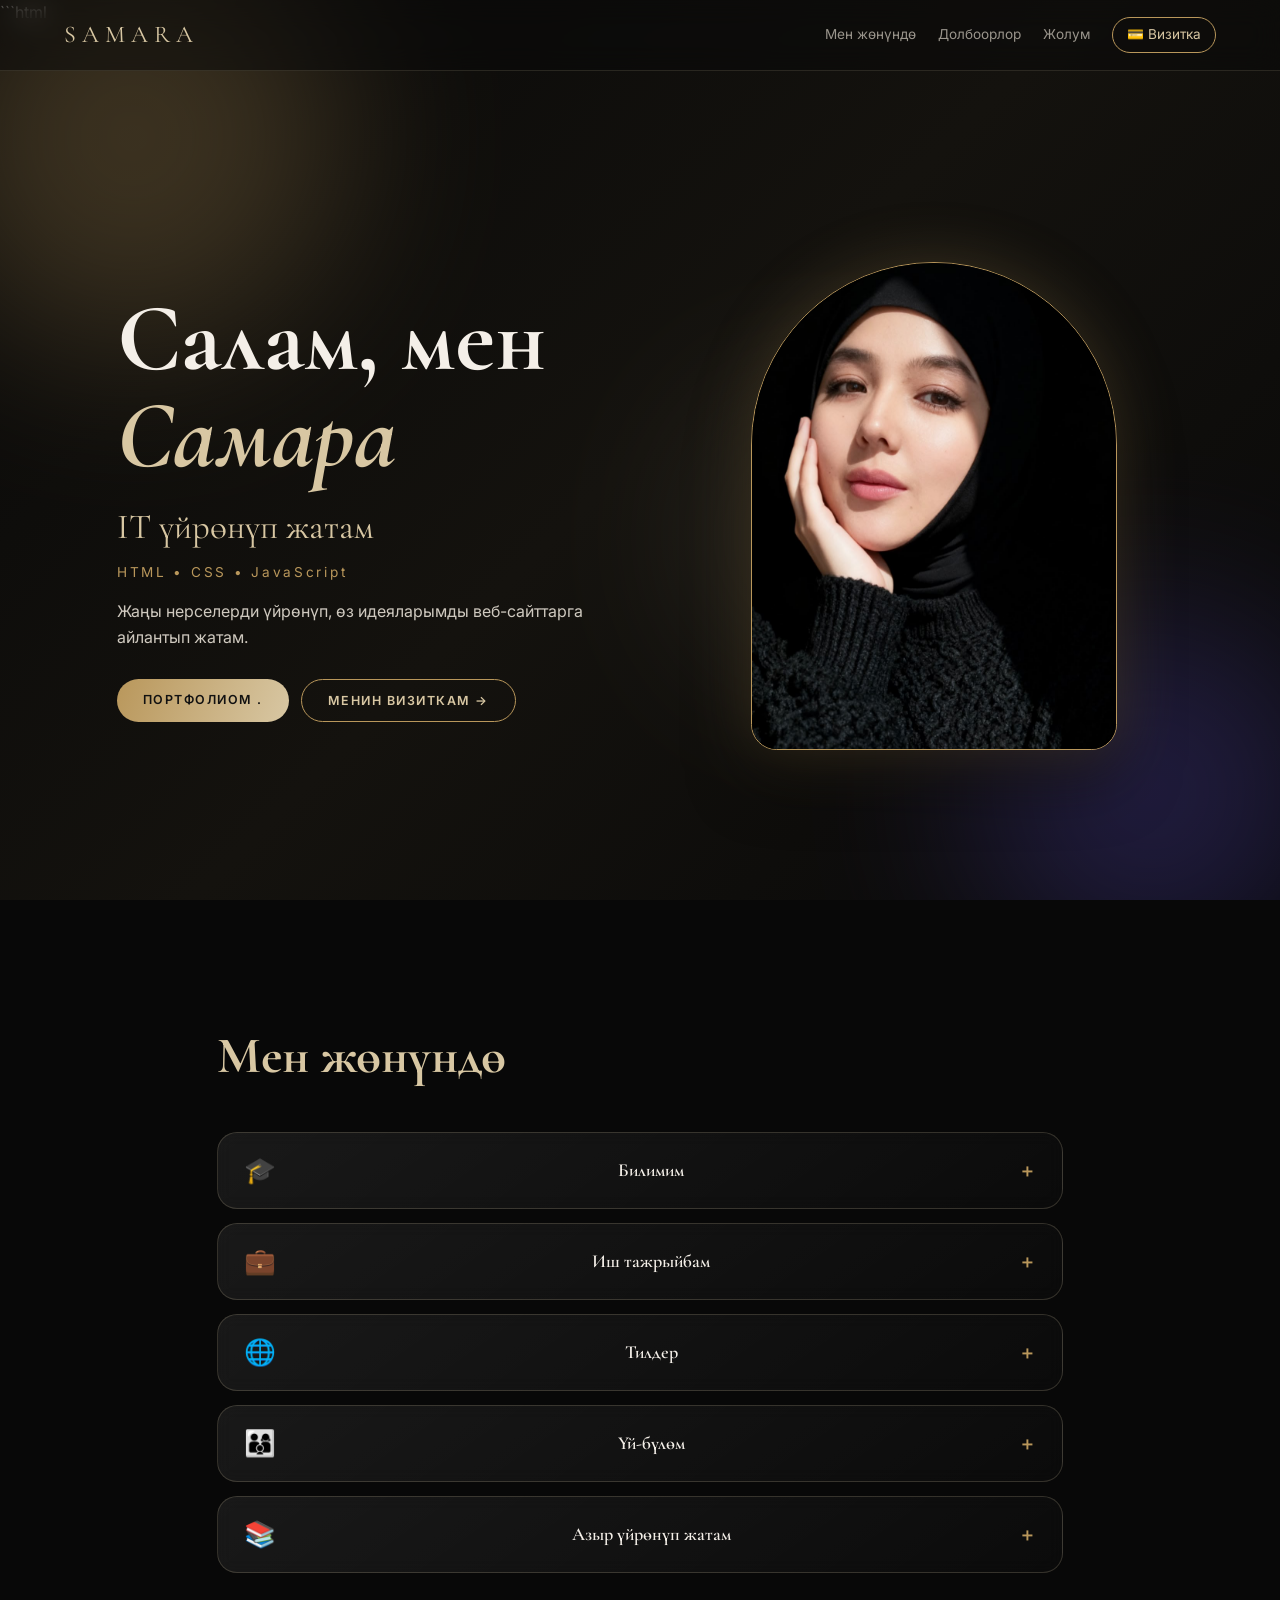
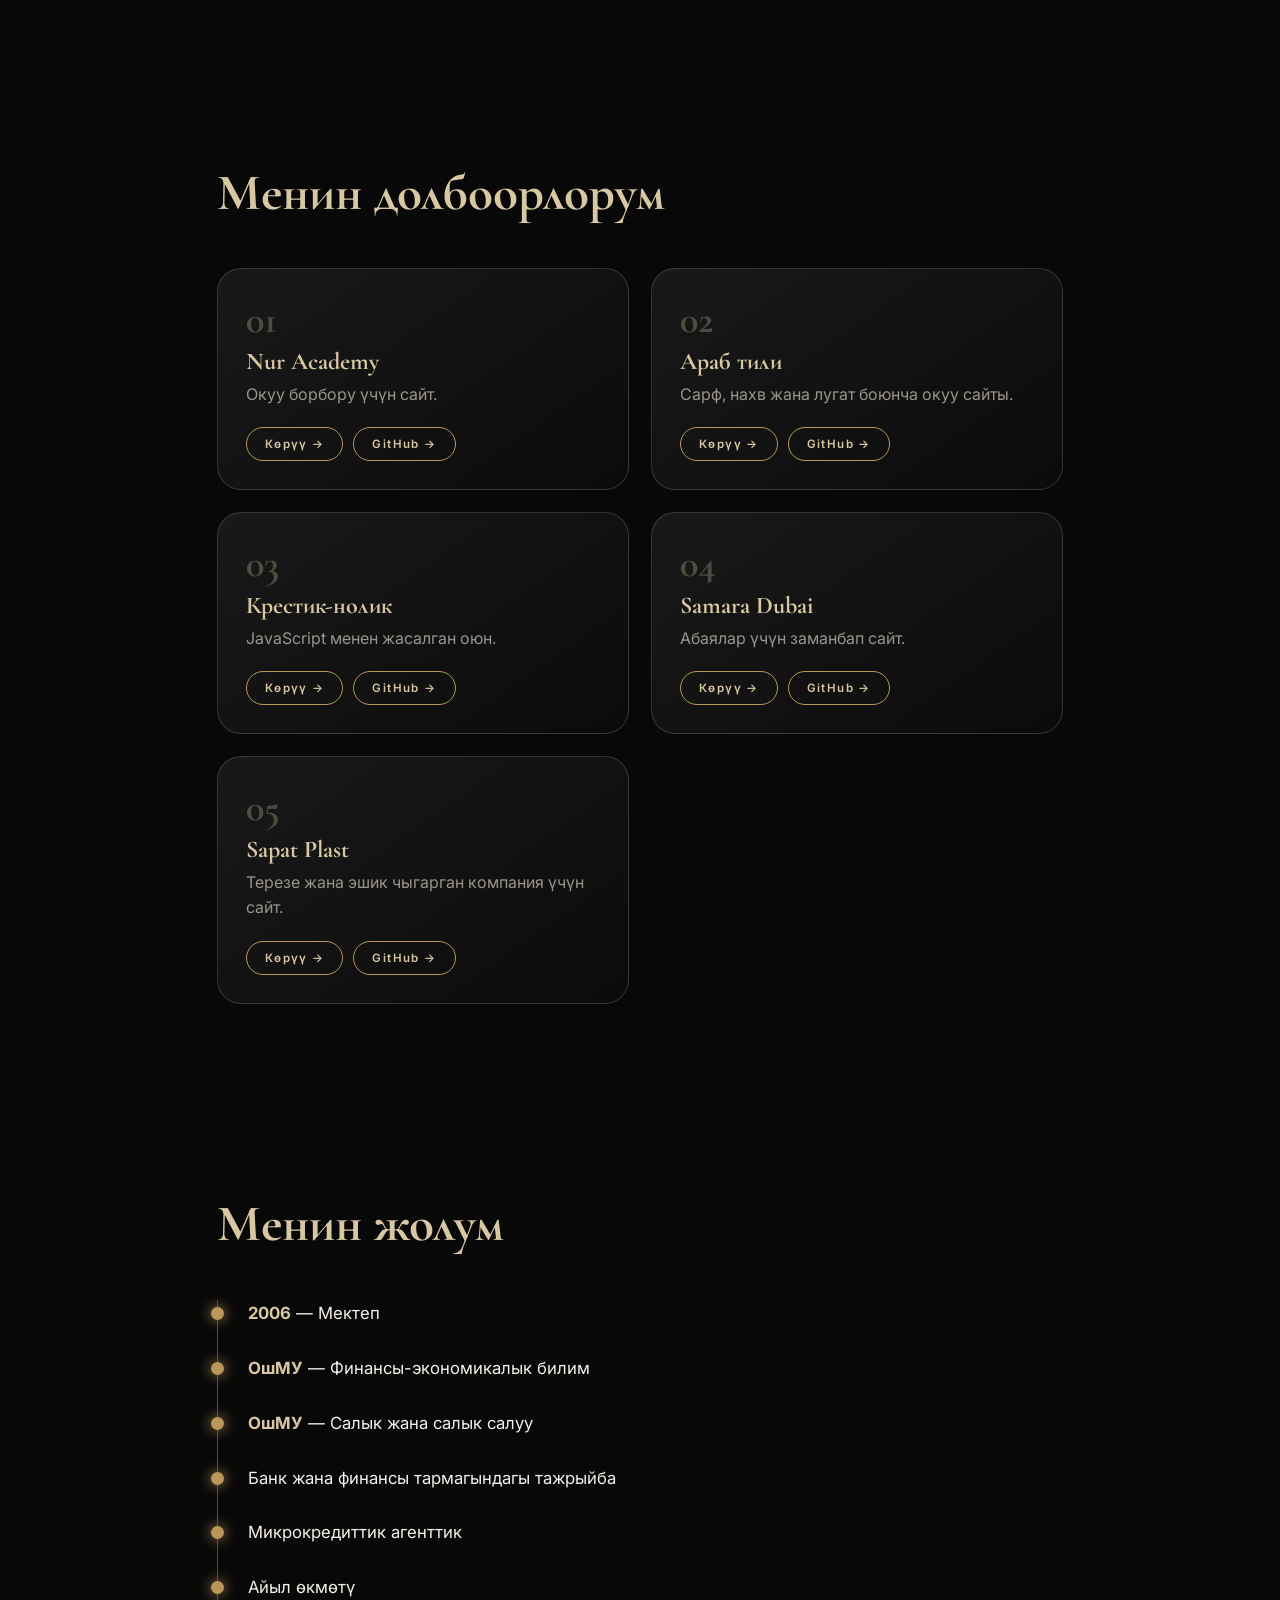
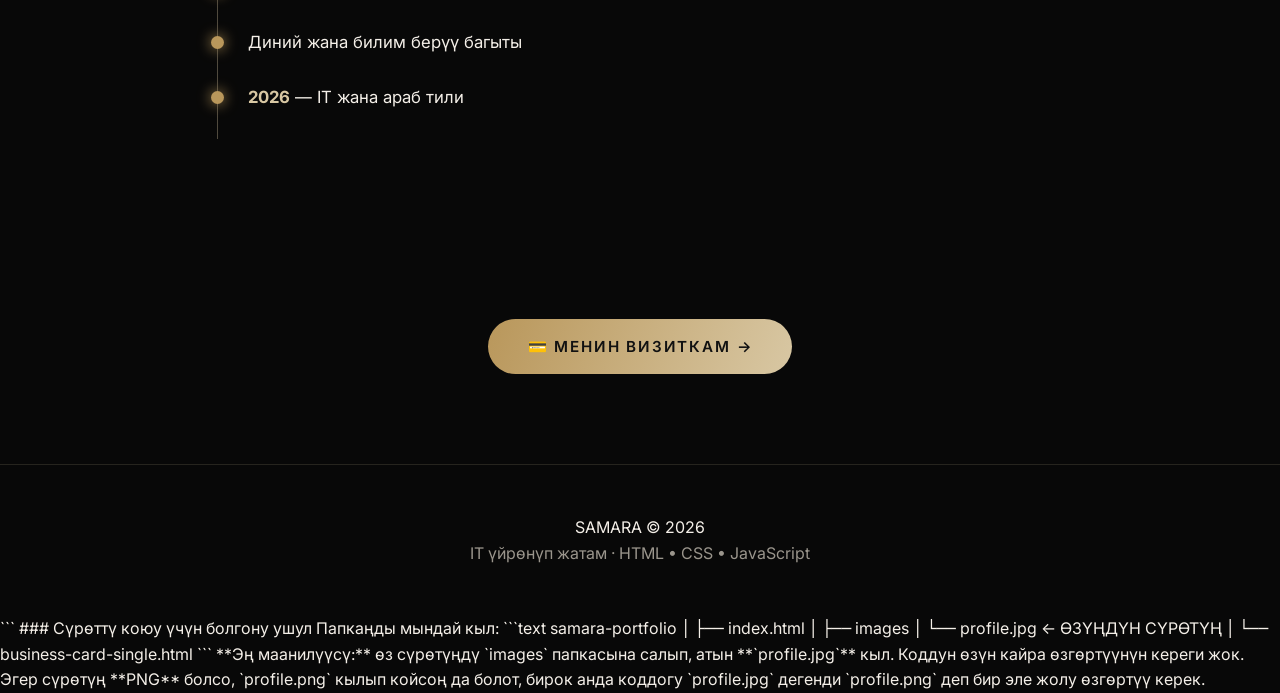
<file: index.html>
```html
<!DOCTYPE html>
<html lang="ky">
<head>
<meta charset="UTF-8">
<meta name="viewport" content="width=device-width, initial-scale=1">
<title>Самара — жеке портфолио</title>

<link href="https://fonts.googleapis.com/css2?family=Cormorant+Garamond:ital,wght@0,500;0,700;1,500&family=Inter:wght@400;500;600&display=swap" rel="stylesheet">

<script>
document.documentElement.classList.add("js");
</script>

<style>
:root{
  --bk:#080808;
  --g1:#111;
  --iv:#f4efe8;
  --ch:#d8c7a3;
  --gd:#b9975b;
  --mu:#9a958c
}

*{
  box-sizing:border-box;
  margin:0
}

html{
  scroll-behavior:smooth
}

body{
  font-family:Inter,system-ui,sans-serif;
  background:
    radial-gradient(circle at 15% 10%,rgba(185,151,91,.22),transparent 45%),
    radial-gradient(circle at 90% 85%,rgba(90,76,200,.2),transparent 45%),
    var(--bk);
  background-attachment:fixed;
  color:var(--iv);
  line-height:1.6;
  overflow-x:hidden
}

h1,h2,h3,.logo,.lead{
  font-family:'Cormorant Garamond',Georgia,serif
}

a{
  color:inherit;
  text-decoration:none
}

:focus-visible{
  outline:2px solid var(--gd);
  outline-offset:3px
}

.muted{
  color:var(--mu)
}

.center{
  text-align:center
}

/* ===== ФОН ===== */

.bg{
  position:fixed;
  inset:0;
  z-index:-1;
  overflow:hidden;
  background:linear-gradient(135deg,#080808,#14120e,#080808)
}

.bg i{
  position:absolute;
  border-radius:50%;
  filter:blur(90px);
  opacity:.28;
  animation:drift 18s ease-in-out infinite
}

.bg i:nth-child(1){
  width:420px;
  height:420px;
  background:var(--gd);
  top:-8%;
  left:-6%
}

.bg i:nth-child(2){
  width:360px;
  height:360px;
  background:#5a4cc8;
  bottom:-8%;
  right:-4%;
  animation-delay:-6s
}

.bg i:nth-child(3){
  width:260px;
  height:260px;
  background:var(--ch);
  top:45%;
  left:55%;
  animation-delay:-11s;
  opacity:.15
}

@keyframes drift{
  50%{
    transform:translate(40px,-30px) scale(1.1)
  }
}

/* ===== НАВИГАЦИЯ ===== */

.nav{
  position:fixed;
  top:0;
  left:0;
  right:0;
  z-index:50;
  display:flex;
  justify-content:space-between;
  align-items:center;
  padding:16px 5vw;
  background:rgba(10,10,10,.55);
  backdrop-filter:blur(14px);
  border-bottom:1px solid rgba(216,199,163,.15)
}

.logo{
  font-size:1.5rem;
  letter-spacing:.25em;
  color:var(--ch)
}

nav{
  display:flex;
  gap:22px;
  align-items:center;
  font-size:.85rem;
  color:var(--mu)
}

nav a:hover{
  color:var(--ch)
}

.pill{
  border:1px solid var(--gd);
  padding:6px 14px;
  border-radius:30px;
  color:var(--ch)
}

/* ===== БАШКЫ БЕТ ===== */

.hero{
  min-height:100vh;
  display:grid;
  grid-template-columns:1.2fr 1fr;
  gap:40px;
  align-items:center;
  padding:120px 6vw 60px;
  max-width:1200px;
  margin:auto
}

h1{
  font-size:clamp(2.8rem,8vw,6rem);
  line-height:1.02
}

h1 em{
  color:var(--ch);
  font-style:italic
}

.lead{
  font-size:clamp(1.5rem,3vw,2.2rem);
  color:var(--ch);
  margin-top:14px
}

.tech{
  letter-spacing:.2em;
  font-size:.85rem;
  color:var(--gd);
  margin:6px 0 16px
}

.sub{
  max-width:480px;
  color:#cfc9bf;
  margin-bottom:28px
}

.cta{
  display:flex;
  gap:12px;
  flex-wrap:wrap
}

.btn{
  display:inline-block;
  padding:13px 26px;
  border-radius:40px;
  border:1px solid var(--gd);
  color:var(--ch);
  font:600 .78rem Inter;
  letter-spacing:.12em;
  background:transparent;
  cursor:pointer;
  transition:.3s
}

.btn:hover{
  box-shadow:0 0 28px rgba(185,151,91,.4);
  transform:translateY(-2px)
}

.btn.gold{
  background:linear-gradient(110deg,var(--gd),var(--ch));
  color:#111;
  border:0
}

.btn.big{
  padding:18px 40px;
  font-size:.95rem
}

/* ===== БАШКЫ СҮРӨТ ===== */

.photo{
  position:relative;
  margin:auto;
  aspect-ratio:3/4;
  width:min(380px,80%);
  border-radius:200px 200px 28px 28px;
  overflow:hidden;
  border:1px solid var(--gd);
  box-shadow:
    0 0 60px rgba(185,151,91,.25),
    0 30px 60px rgba(0,0,0,.5);
  background:linear-gradient(160deg,#1c1913,#0c0b09)
}

.photo img{
  position:absolute;
  inset:0;
  width:100%;
  height:100%;
  object-fit:cover;
  object-position:center 20%;
  z-index:2
}

.ph{
  position:absolute;
  inset:0;
  display:grid;
  place-items:center;
  font:700 6rem 'Cormorant Garamond';
  color:var(--gd);
  background:linear-gradient(160deg,#1c1913,#0c0b09);
  z-index:1
}

/* ===== БӨЛҮМДӨР ===== */

.sec{
  max-width:1000px;
  margin:auto;
  padding:90px 6vw
}

.sec h2{
  font-size:clamp(2rem,5vw,3.2rem);
  margin-bottom:34px;
  color:var(--ch)
}

.acc{
  display:grid;
  gap:14px
}

.item{
  border:1px solid rgba(216,199,163,.2);
  border-radius:20px;
  background:linear-gradient(
    145deg,
    rgba(255,255,255,.07),
    rgba(255,255,255,.015)
  );
  backdrop-filter:blur(8px);
  transition:.3s
}

.item:hover,
.item.open{
  border-color:var(--gd);
  box-shadow:0 0 30px rgba(185,151,91,.18)
}

.item button{
  width:100%;
  display:flex;
  justify-content:space-between;
  align-items:center;
  background:none;
  border:0;
  color:var(--iv);
  padding:22px 26px;
  font:600 1.15rem 'Cormorant Garamond';
  cursor:pointer;
  text-align:left
}

.item button span{
  color:var(--gd);
  transition:.3s
}

.item.open button span{
  transform:rotate(45deg)
}

.body{
  max-height:0;
  overflow:hidden;
  transition:max-height .6s cubic-bezier(.2,.7,.2,1)
}

.inner{
  padding:0 26px 24px
}

.inner h4{
  color:var(--ch);
  font-weight:600;
  margin-top:12px
}

.inner p{
  color:#cfc9bf
}

.inner .now{
  color:#7ee0a0;
  font-size:.8rem
}

/* ===== ДОЛБООРЛОР ===== */

.grid{
  display:grid;
  grid-template-columns:repeat(auto-fit,minmax(280px,1fr));
  gap:22px
}

.proj{
  padding:28px;
  border-radius:24px;
  border:1px solid rgba(216,199,163,.2);
  background:linear-gradient(
    145deg,
    rgba(255,255,255,.07),
    rgba(255,255,255,.015)
  );
  display:flex;
  flex-direction:column;
  justify-content:space-between;
  gap:20px;
  transition:.3s
}

.proj:hover{
  transform:translateY(-6px);
  border-color:var(--gd);
  box-shadow:0 0 40px rgba(185,151,91,.2)
}

.proj b{
  font:700 2.4rem 'Cormorant Garamond';
  color:rgba(216,199,163,.3)
}

.proj h3{
  font-size:1.5rem;
  color:var(--ch)
}

.proj .row{
  display:flex;
  gap:10px;
  flex-wrap:wrap
}

.proj .btn{
  padding:9px 18px;
  font-size:.72rem
}

/* ===== ЖОЛ ===== */

.timeline{
  list-style:none;
  position:relative;
  padding-left:30px;
  border-left:1px solid rgba(216,199,163,.35)
}

.timeline li{
  position:relative;
  padding:0 0 28px;
  font-size:1.05rem
}

.timeline li::before{
  content:"";
  position:absolute;
  left:-37px;
  top:7px;
  width:13px;
  height:13px;
  border-radius:50%;
  background:var(--gd);
  box-shadow:0 0 14px var(--gd)
}

.timeline b{
  color:var(--ch)
}

/* ===== FOOTER ===== */

.foot{
  text-align:center;
  padding:50px 6vw;
  border-top:1px solid rgba(216,199,163,.15)
}

/* ===== АНИМАЦИЯ ===== */

.js .reveal{
  opacity:0;
  transform:translateY(30px);
  transition:1s cubic-bezier(.2,.7,.2,1)
}

.js .reveal.in{
  opacity:1;
  transform:none
}

/* ===== ВИЗИТКА ===== */

.cardwrap{
  min-height:100vh;
  display:grid;
  place-content:center;
  justify-items:center;
  gap:26px;
  padding:30px 5vw
}

.scene{
  perspective:1200px;
  width:min(380px,92vw);
  height:620px;
  cursor:pointer
}

.flip{
  position:relative;
  width:100%;
  height:100%;
  transition:transform .9s cubic-bezier(.2,.7,.2,1);
  transform-style:preserve-3d
}

.flip.turned{
  transform:rotateY(180deg)
}

.face{
  position:absolute;
  inset:0;
  backface-visibility:hidden;
  -webkit-backface-visibility:hidden;
  border-radius:30px;
  border:1px solid var(--gd);
  background:
    linear-gradient(
      160deg,
      rgba(255,255,255,.1),
      rgba(255,255,255,.02)
    ),
    #0d0c0a;
  backdrop-filter:blur(14px);
  box-shadow:
    0 30px 70px rgba(0,0,0,.6),
    0 0 50px rgba(185,151,91,.18);
  display:flex;
  flex-direction:column;
  align-items:center;
  padding:28px 24px;
  text-align:center
}

.back{
  transform:rotateY(180deg);
  justify-content:center;
  gap:18px
}

.avatar{
  position:relative;
  width:150px;
  aspect-ratio:3/4;
  border-radius:80px 80px 18px 18px;
  margin:0 0 14px;
  overflow:hidden;
  border:1px solid var(--gd)
}

.avatar img{
  position:absolute;
  inset:0;
  width:100%;
  height:100%;
  object-fit:cover;
  z-index:2
}

.avatar .ph{
  font-size:3rem
}

.face h1{
  font-size:2.6rem;
  letter-spacing:.2em
}

.contacts{
  display:grid;
  grid-template-columns:1fr 1fr;
  gap:10px;
  width:100%;
  margin-top:18px
}

.contacts a{
  border:1px solid rgba(216,199,163,.35);
  border-radius:14px;
  padding:12px 6px;
  font-size:.8rem;
  color:var(--ch);
  transition:.3s
}

.contacts a:hover{
  background:var(--gd);
  color:#111
}

.contacts a:first-child{
  grid-column:1/-1;
  background:linear-gradient(110deg,var(--gd),var(--ch));
  color:#111;
  font-weight:600
}

.qr{
  width:220px;
  height:220px;
  background:#fff;
  border-radius:18px;
  display:grid;
  place-items:center;
  padding:12px;
  color:#333;
  font-size:.85rem
}

.qr img{
  width:100%;
  height:100%;
  object-fit:contain
}

.actions{
  display:flex;
  gap:10px;
  flex-wrap:wrap;
  justify-content:center;
  max-width:620px
}

.toast{
  min-height:1.4em;
  color:var(--ch);
  font-size:.9rem
}

/* ===== МОБИЛЬДҮҮ ===== */

@media(max-width:860px){

  .hero{
    grid-template-columns:1fr;
    text-align:center;
    padding-top:110px
  }

  .sub{
    margin-inline:auto
  }

  .cta{
    justify-content:center
  }

  nav a:not(.pill){
    display:none
  }
}

@media(prefers-reduced-motion:reduce){

  *{
    animation:none!important;
    transition-duration:.01s!important
  }

  .reveal{
    opacity:1;
    transform:none
  }
}
</style>
</head>

<body>

<div class="bg" aria-hidden="true">
  <i></i>
  <i></i>
  <i></i>
</div>

<!-- ===== НАВИГАЦИЯ ===== -->

<header class="nav">

  <a class="logo" href="#top">SAMARA</a>

  <nav>
    <a href="#about">Мен жөнүндө</a>
    <a href="#projects">Долбоорлор</a>
    <a href="#path">Жолум</a>
    <a class="pill" href="business-card-single.html">💳 Визитка</a>
  </nav>

</header>


<main id="top">

<!-- ===== БАШКЫ БЕТ ===== -->

<section class="hero">

  <div class="hero-text">

    <h1>
      Салам, мен <em>Самара</em>
    </h1>

    <p class="lead">
      IT үйрөнүп жатам
    </p>

    <p class="tech">
      HTML • CSS • JavaScript
    </p>

    <p class="sub">
      Жаңы нерселерди үйрөнүп, өз идеяларымды веб-сайттарга айлантып жатам.
    </p>

    <div class="cta">

      <a class="btn gold" href="#projects">
        ПОРТФОЛИОМ .
      </a>

      <a class="btn" href="business-card-single.html">
        МЕНИН ВИЗИТКАМ →
      </a>

    </div>

  </div>


  <!-- ===== СЕН ӨЗҮҢДҮН СҮРӨТҮҢДҮ УШУЛ ЖЕРГЕ КОЁСУҢ ===== -->

  <figure class="photo">

    <img
      id="profilePhoto"
      src="images/profile.jpg"
      alt="Самаранын сүрөтү"
    >

    <!-- Сүрөт табылбай калса S белгиси чыгат -->
    <div class="ph" id="photoPlaceholder">
      S
    </div>

  </figure>

</section>


<!-- ===== МЕН ЖӨНҮНДӨ ===== -->

<section class="sec" id="about">

  <h2 class="reveal">
    Мен жөнүндө
  </h2>

  <div class="acc" id="about-cards"></div>

</section>


<!-- ===== ДОЛБООРЛОР ===== -->

<section class="sec" id="projects">

  <h2 class="reveal">
    Менин долбоорлорум
  </h2>

  <div class="grid" id="project-list"></div>

</section>


<!-- ===== МЕНИН ЖОЛУМ ===== -->

<section class="sec" id="path">

  <h2 class="reveal">
    Менин жолум
  </h2>

  <ol class="timeline" id="path-list"></ol>

</section>


<!-- ===== ВИЗИТКА ===== -->

<section class="sec center">

  <a
    class="btn gold big reveal"
    href="business-card-single.html"
  >
    💳 МЕНИН ВИЗИТКАМ →
  </a>

</section>

</main>


<!-- ===== FOOTER ===== -->

<footer class="foot">

  <p>
    SAMARA © 2026
  </p>

  <p class="muted">
    IT үйрөнүп жатам · HTML • CSS • JavaScript
  </p>

</footer>


<script>

/* =====================================================
   МААЛЫМАТТАР
   ===================================================== */

const CONTACT = {

  phone: 'tel:+996772646121',

  telegram: 'https://t.me/your_telegram',

  instagram: 'https://instagram.com/your_instagram',

  github: 'https://github.com/your-github',

  email: 'mailto:hello@samara.dev'

};


/* =====================================================
   СҮРӨТТҮ АВТОМАТТЫ КӨРСӨТҮҮ
   ===================================================== */

const profilePhoto = document.getElementById('profilePhoto');

const photoPlaceholder =
  document.getElementById('photoPlaceholder');


profilePhoto.addEventListener('load', () => {

  photoPlaceholder.style.display = 'none';

});


profilePhoto.addEventListener('error', () => {

  profilePhoto.style.display = 'none';

  photoPlaceholder.style.display = 'grid';

});


/* =====================================================
   МЕН ЖӨНҮНДӨ
   ===================================================== */

const ABOUT = [

  [
    '🎓',
    'Билимим',

    `<h4>2006-жыл</h4>
     <p>Крупская атындагы орус мектебин аяктадым.</p>

     <h4>ОшМУ — Финансы-экономикалык колледж</h4>
     <p>Окууну аяктадым.</p>

     <h4>ОшМУ — Бизнес жана менеджмент факультети</h4>
     <p>«Салык жана салык салуу» багыты боюнча билим алдым.</p>

     <h4>Атаназар кары медресеси</h4>
     <p>Диний билим алып, медресени аяктадым.</p>`
  ],

  [
    '💼',
    'Иш тажрыйбам',

    `<h4>Азия Универсал Банк</h4>
     <p>Практикадан өттүм.</p>

     <h4>РСК Банк</h4>
     <p>Стажировкадан өттүм.</p>

     <h4>«Жаш Ниет» микрокредиттик агенттиги</h4>
     <p>Иштедим.</p>

     <h4>Гулистан айыл өкмөтү</h4>
     <p>Иштедим.</p>

     <h4>«Асылзада» диний уюму</h4>
     <p class="now">● Азыркы учурда иштеп жатам.</p>

     <h4>«Шамс» жеке мектеби</h4>
     <p class="now">● Азыркы учурда иштеп жатам.</p>

     <h4>Атаназар кары медресеси</h4>
     <p class="now">● Азыркы учурда иштеп жатам.</p>`
  ],

  [
    '🌐',
    'Тилдер',

    `<h4>🇰🇬 Кыргыз тили</h4>
     <p>Эркин сүйлөйм.</p>

     <h4>🇷🇺 Орус тили</h4>
     <p>Эркин сүйлөйм.</p>

     <h4>🇬🇧 Англис тили</h4>
     <p>Билем.</p>

     <h4>🇸🇦 Араб тили</h4>
     <p>Учурда үйрөнүп жатам.</p>`
  ],

  [
    '👨‍👩‍👦',
    'Үй-бүлөм',

    `<p>
      Үй-бүлөлүүмүн, үч уулдун энесимин.
    </p>`
  ],

  [
    '📚',
    'Азыр үйрөнүп жатам',

    `<h4>IT</h4>
     <p>HTML • CSS • JavaScript</p>

     <h4>Араб тили</h4>
     <p>Араб тилин учурда үйрөнүп жатам.</p>`
  ]

];


/* =====================================================
   ДОЛБООРЛОР
   ===================================================== */

const PROJECTS = [

  [
    'Nur Academy',
    'Окуу борбору үчүн сайт.',
    '#',
    '#'
  ],

  [
    'Араб тили',
    'Сарф, нахв жана лугат боюнча окуу сайты.',
    '#',
    '#'
  ],

  [
    'Крестик-нолик',
    'JavaScript менен жасалган оюн.',
    '#',
    '#'
  ],

  [
    'Samara Dubai',
    'Абаялар үчүн заманбап сайт.',
    '#',
    '#'
  ],

  [
    'Sapat Plast',
    'Терезе жана эшик чыгарган компания үчүн сайт.',
    '#',
    '#'
  ]

];


/* =====================================================
   МЕНИН ЖОЛУМ
   ===================================================== */

const PATH = [

  ['2006', 'Мектеп'],

  ['ОшМУ', 'Финансы-экономикалык билим'],

  ['ОшМУ', 'Салык жана салык салуу'],

  ['', 'Банк жана финансы тармагындагы тажрыйба'],

  ['', 'Микрокредиттик агенттик'],

  ['', 'Айыл өкмөтү'],

  ['', 'Диний жана билим берүү багыты'],

  ['2026', 'IT жана араб тили']

];


/* =====================================================
   ЖӨНӨКӨЙ SELECTOR
   ===================================================== */

const $ = s => document.querySelector(s);


/* =====================================================
   ПОРТФОЛИО БЕТИ
   ===================================================== */

if ($('#about-cards')) {

  $('#about-cards').innerHTML = ABOUT.map(

    (a, i) => `

      <div
        class="item reveal"
        style="transition-delay:${i * .08}s"
      >

        <button aria-expanded="false">

          <span
            style="font-size:1.6rem;color:inherit"
          >
            ${a[0]}
          </span>

          &nbsp;

          ${a[1]}

          <span>
            ＋
          </span>

        </button>

        <div class="body">

          <div class="inner">
            ${a[2]}
          </div>

        </div>

      </div>

    `

  ).join('');


  document
    .querySelectorAll('.item button')
    .forEach(b => {

      b.onclick = () => {

        const item = b.parentNode;

        const body =
          item.querySelector('.body');

        const open =
          item.classList.toggle('open');

        body.style.maxHeight =
          open
            ? body.scrollHeight + 'px'
            : 0;

        b.setAttribute(
          'aria-expanded',
          open
        );

      };

    });


  $('#project-list').innerHTML =

    PROJECTS.map(

      (p, i) => `

        <article
          class="proj reveal"
          style="transition-delay:${i * .08}s"
        >

          <div>

            <b>
              0${i + 1}
            </b>

            <h3>
              ${p[0]}
            </h3>

            <p class="muted">
              ${p[1]}
            </p>

          </div>

          <div class="row">

            <a
              class="btn"
              href="${p[2]}"
            >
              Көрүү →
            </a>

            <a
              class="btn"
              href="${p[3]}"
            >
              GitHub →
            </a>

          </div>

        </article>

      `

    ).join('');


  $('#path-list').innerHTML =

    PATH.map(

      (p, i) => `

        <li
          class="reveal"
          style="transition-delay:${i * .07}s"
        >

          ${
            p[0]
              ? `<b>${p[0]}</b> — `
              : ''
          }

          ${p[1]}

        </li>

      `

    ).join('');


  const io =
    new IntersectionObserver(

      es =>

        es.forEach(e => {

          if(e.isIntersecting){

            e.target.classList.add('in');

            io.unobserve(e.target);

          }

        }),

      {
        threshold:.15
      }

    );


  document
    .querySelectorAll('.reveal')
    .forEach(el => io.observe(el));

}


/* =====================================================
   ВИЗИТКА БЕТИ
   ===================================================== */

if ($('#contactBtns')) {

  $('#contactBtns').innerHTML =

    [
      ['📞 Телефон', CONTACT.phone],
      ['Telegram', CONTACT.telegram],
      ['Instagram', CONTACT.instagram],
      ['GitHub', CONTACT.github],
      ['Email', CONTACT.email]
    ]

    .map(c =>

      `<a
        href="${c[1]}"
        ${
          c[1].startsWith('http')
            ? 'target="_blank" rel="noopener"'
            : ''
        }
        onclick="event.stopPropagation()"
      >
        ${c[0]}
      </a>`

    ).join('');


  const flip = $('#flip');


  const toast = t => {

    $('#toast').textContent = t;

    setTimeout(
      () => $('#toast').textContent = '',
      2500
    );

  };


  const turn = () =>
    flip.classList.toggle('turned');


  $('#scene').onclick = turn;

  $('#qrBtn').onclick = turn;


  $('#scene').onkeydown = e => {

    if(
      e.key === 'Enter' ||
      e.key === ' '
    ){

      e.preventDefault();

      turn();

    }

  };


  /* ===== КОНТАКТ САКТОО ===== */

  $('#saveBtn').onclick = () => {

    const v =

`BEGIN:VCARD
VERSION:3.0
FN:Самара
ORG:SAMARA
TITLE:IT үйрөнүп жатам
TEL;TYPE=CELL:+996772646121
EMAIL:${CONTACT.email.replace('mailto:', '')}
URL:${CONTACT.github}
END:VCARD`;

    const a =
      document.createElement('a');

    a.href =
      URL.createObjectURL(
        new Blob(
          [v],
          {
            type:'text/vcard'
          }
        )
      );

    a.download =
      'samara.vcf';

    a.click();

    toast(
      'Контакт файлы жүктөлдү'
    );

  };


  /* ===== БӨЛҮШҮҮ ===== */

  $('#shareBtn').onclick = async () => {

    const data = {

      title:
        'SAMARA — визитка',

      url:
        location.href

    };

    try{

      if(navigator.share){

        await navigator.share(data);

      }else{

        await navigator.clipboard
          .writeText(location.href);

        toast(
          'Шилтеме көчүрүлдү'
        );

      }

    }

    catch(e){

      toast(
        'Шилтемени кол менен көчүрүңүз'
      );

    }

  };

}

</script>

</body>
</html>
```

### Сүрөттү коюу үчүн болгону ушул

Папкаңды мындай кыл:

```text
samara-portfolio
│
├── index.html
│
├── images
│   └── profile.jpg   ← ӨЗҮҢДҮН СҮРӨТҮҢ
│
└── business-card-single.html
```

**Эң маанилүүсү:** өз сүрөтүңдү `images` папкасына салып, атын **`profile.jpg`** кыл. Коддун өзүн кайра өзгөртүүнүн кереги жок.

Эгер сүрөтүң **PNG** болсо, `profile.png` кылып койсоң да болот, бирок анда коддогу `profile.jpg` дегенди `profile.png` деп бир эле жолу өзгөртүү керек.
</file>
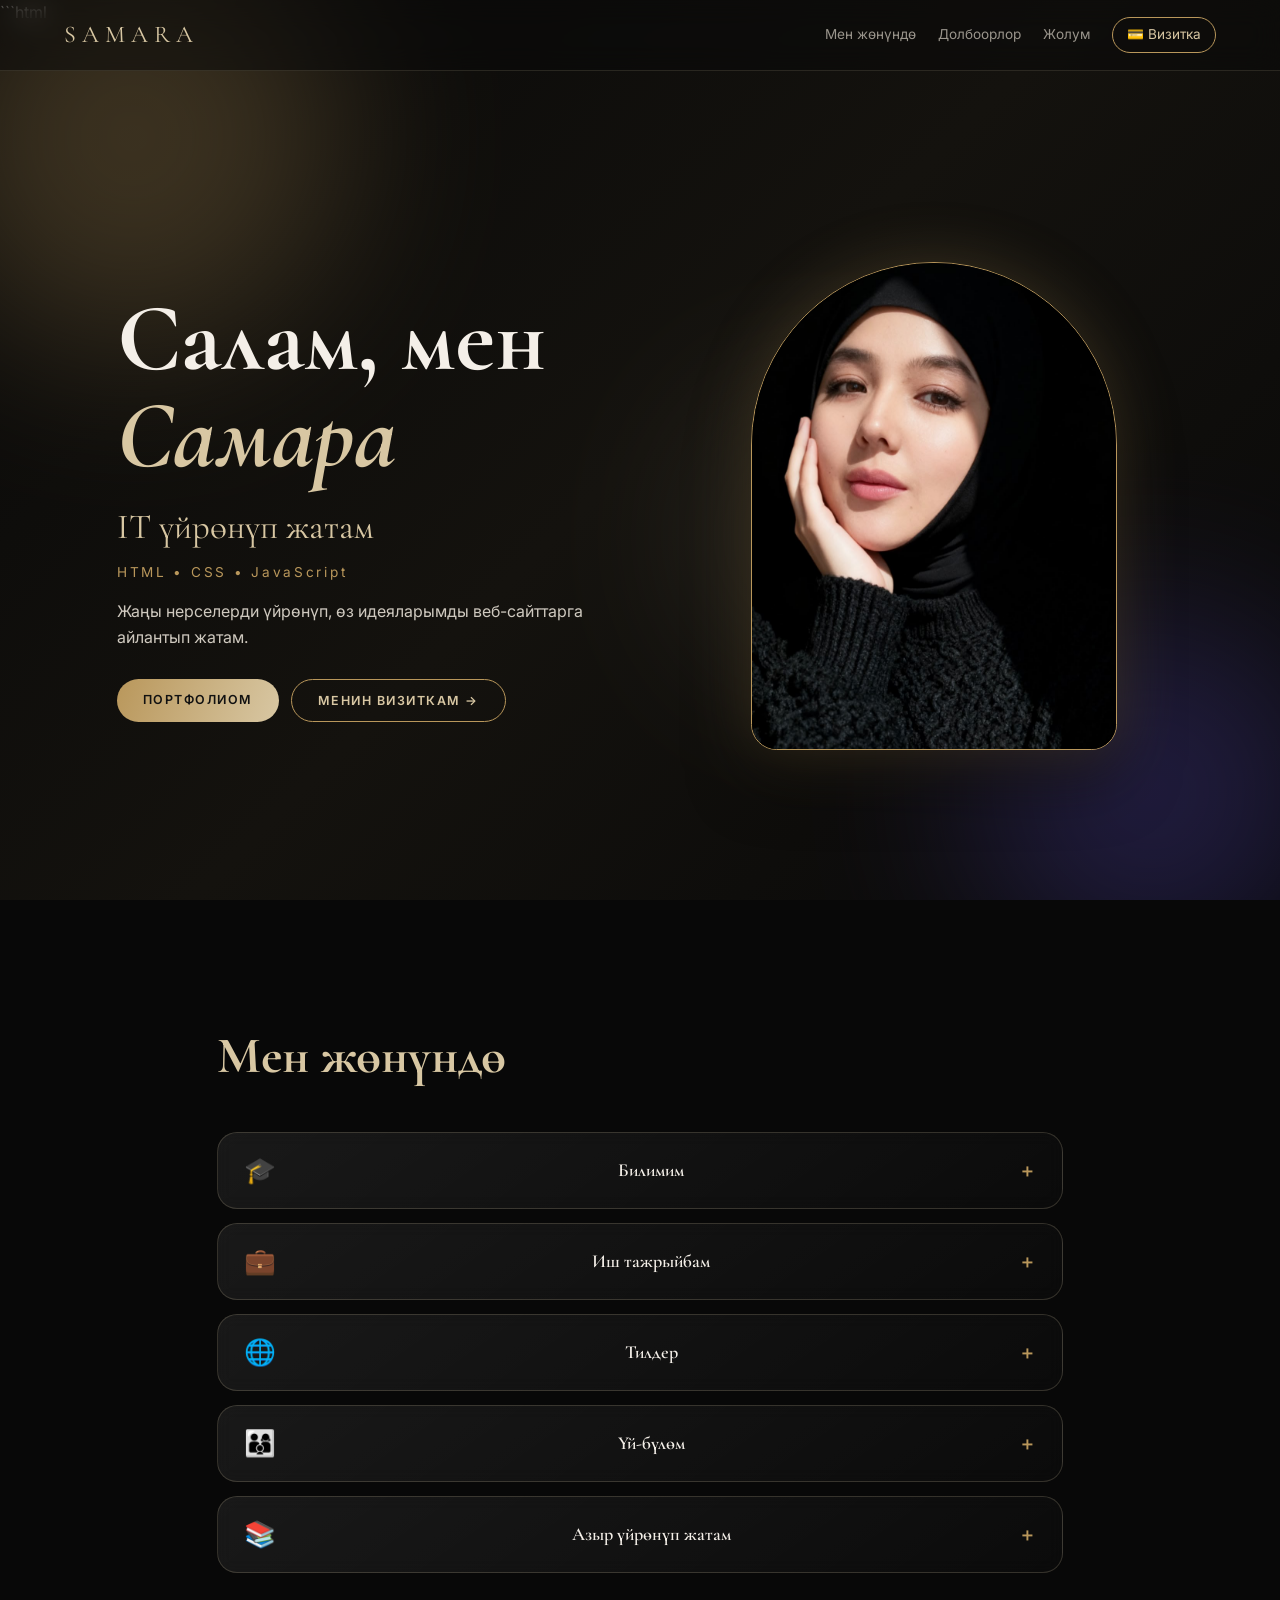
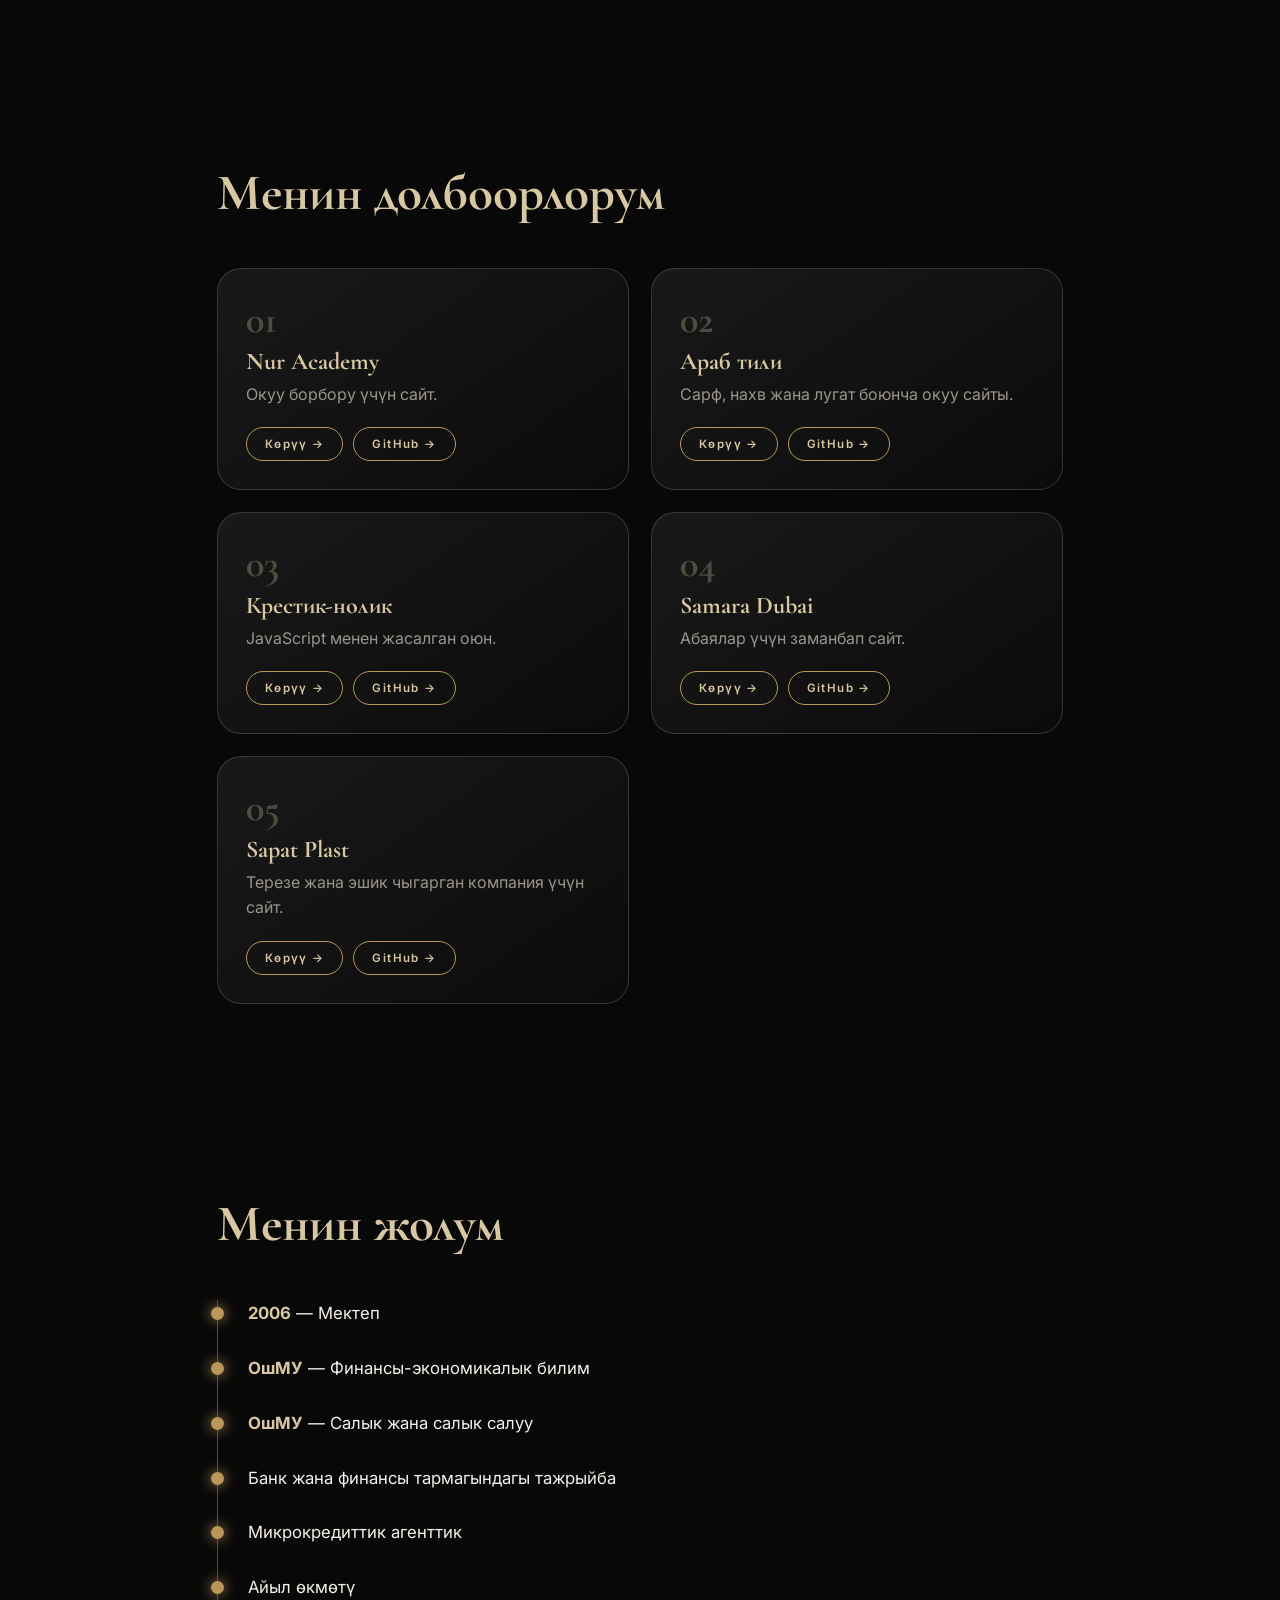
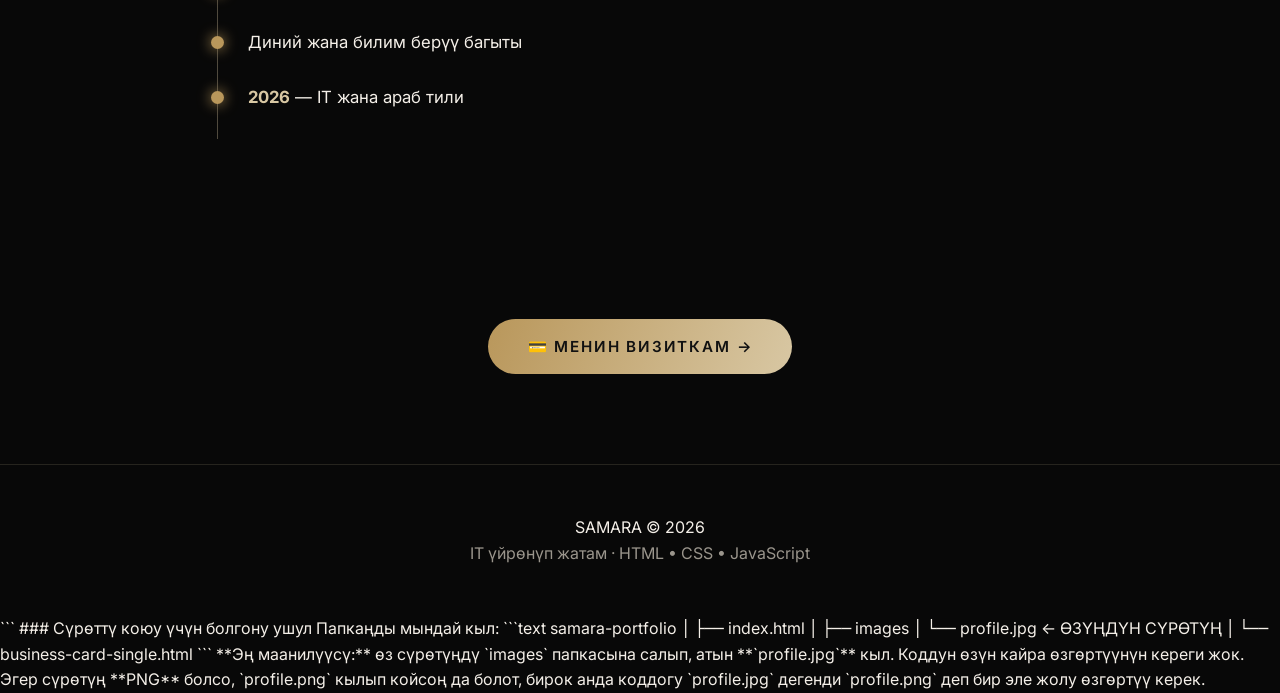
<file: index-single.html>
```html
<!DOCTYPE html>
<html lang="ky">
<head>
<meta charset="UTF-8">
<meta name="viewport" content="width=device-width, initial-scale=1">
<title>Самара — жеке портфолио</title>

<link href="https://fonts.googleapis.com/css2?family=Cormorant+Garamond:ital,wght@0,500;0,700;1,500&family=Inter:wght@400;500;600&display=swap" rel="stylesheet">

<script>
document.documentElement.classList.add("js");
</script>

<style>
:root{
  --bk:#080808;
  --g1:#111;
  --iv:#f4efe8;
  --ch:#d8c7a3;
  --gd:#b9975b;
  --mu:#9a958c
}

*{
  box-sizing:border-box;
  margin:0
}

html{
  scroll-behavior:smooth
}

body{
  font-family:Inter,system-ui,sans-serif;
  background:
    radial-gradient(circle at 15% 10%,rgba(185,151,91,.22),transparent 45%),
    radial-gradient(circle at 90% 85%,rgba(90,76,200,.2),transparent 45%),
    var(--bk);
  background-attachment:fixed;
  color:var(--iv);
  line-height:1.6;
  overflow-x:hidden
}

h1,h2,h3,.logo,.lead{
  font-family:'Cormorant Garamond',Georgia,serif
}

a{
  color:inherit;
  text-decoration:none
}

:focus-visible{
  outline:2px solid var(--gd);
  outline-offset:3px
}

.muted{
  color:var(--mu)
}

.center{
  text-align:center
}

/* ===== ФОН ===== */

.bg{
  position:fixed;
  inset:0;
  z-index:-1;
  overflow:hidden;
  background:linear-gradient(135deg,#080808,#14120e,#080808)
}

.bg i{
  position:absolute;
  border-radius:50%;
  filter:blur(90px);
  opacity:.28;
  animation:drift 18s ease-in-out infinite
}

.bg i:nth-child(1){
  width:420px;
  height:420px;
  background:var(--gd);
  top:-8%;
  left:-6%
}

.bg i:nth-child(2){
  width:360px;
  height:360px;
  background:#5a4cc8;
  bottom:-8%;
  right:-4%;
  animation-delay:-6s
}

.bg i:nth-child(3){
  width:260px;
  height:260px;
  background:var(--ch);
  top:45%;
  left:55%;
  animation-delay:-11s;
  opacity:.15
}

@keyframes drift{
  50%{
    transform:translate(40px,-30px) scale(1.1)
  }
}

/* ===== НАВИГАЦИЯ ===== */

.nav{
  position:fixed;
  top:0;
  left:0;
  right:0;
  z-index:50;
  display:flex;
  justify-content:space-between;
  align-items:center;
  padding:16px 5vw;
  background:rgba(10,10,10,.55);
  backdrop-filter:blur(14px);
  border-bottom:1px solid rgba(216,199,163,.15)
}

.logo{
  font-size:1.5rem;
  letter-spacing:.25em;
  color:var(--ch)
}

nav{
  display:flex;
  gap:22px;
  align-items:center;
  font-size:.85rem;
  color:var(--mu)
}

nav a:hover{
  color:var(--ch)
}

.pill{
  border:1px solid var(--gd);
  padding:6px 14px;
  border-radius:30px;
  color:var(--ch)
}

/* ===== БАШКЫ БЕТ ===== */

.hero{
  min-height:100vh;
  display:grid;
  grid-template-columns:1.2fr 1fr;
  gap:40px;
  align-items:center;
  padding:120px 6vw 60px;
  max-width:1200px;
  margin:auto
}

h1{
  font-size:clamp(2.8rem,8vw,6rem);
  line-height:1.02
}

h1 em{
  color:var(--ch);
  font-style:italic
}

.lead{
  font-size:clamp(1.5rem,3vw,2.2rem);
  color:var(--ch);
  margin-top:14px
}

.tech{
  letter-spacing:.2em;
  font-size:.85rem;
  color:var(--gd);
  margin:6px 0 16px
}

.sub{
  max-width:480px;
  color:#cfc9bf;
  margin-bottom:28px
}

.cta{
  display:flex;
  gap:12px;
  flex-wrap:wrap
}

.btn{
  display:inline-block;
  padding:13px 26px;
  border-radius:40px;
  border:1px solid var(--gd);
  color:var(--ch);
  font:600 .78rem Inter;
  letter-spacing:.12em;
  background:transparent;
  cursor:pointer;
  transition:.3s
}

.btn:hover{
  box-shadow:0 0 28px rgba(185,151,91,.4);
  transform:translateY(-2px)
}

.btn.gold{
  background:linear-gradient(110deg,var(--gd),var(--ch));
  color:#111;
  border:0
}

.btn.big{
  padding:18px 40px;
  font-size:.95rem
}

/* ===== БАШКЫ СҮРӨТ ===== */

.photo{
  position:relative;
  margin:auto;
  aspect-ratio:3/4;
  width:min(380px,80%);
  border-radius:200px 200px 28px 28px;
  overflow:hidden;
  border:1px solid var(--gd);
  box-shadow:
    0 0 60px rgba(185,151,91,.25),
    0 30px 60px rgba(0,0,0,.5);
  background:linear-gradient(160deg,#1c1913,#0c0b09)
}

.photo img{
  position:absolute;
  inset:0;
  width:100%;
  height:100%;
  object-fit:cover;
  object-position:center 20%;
  z-index:2
}

.ph{
  position:absolute;
  inset:0;
  display:grid;
  place-items:center;
  font:700 6rem 'Cormorant Garamond';
  color:var(--gd);
  background:linear-gradient(160deg,#1c1913,#0c0b09);
  z-index:1
}

/* ===== БӨЛҮМДӨР ===== */

.sec{
  max-width:1000px;
  margin:auto;
  padding:90px 6vw
}

.sec h2{
  font-size:clamp(2rem,5vw,3.2rem);
  margin-bottom:34px;
  color:var(--ch)
}

.acc{
  display:grid;
  gap:14px
}

.item{
  border:1px solid rgba(216,199,163,.2);
  border-radius:20px;
  background:linear-gradient(
    145deg,
    rgba(255,255,255,.07),
    rgba(255,255,255,.015)
  );
  backdrop-filter:blur(8px);
  transition:.3s
}

.item:hover,
.item.open{
  border-color:var(--gd);
  box-shadow:0 0 30px rgba(185,151,91,.18)
}

.item button{
  width:100%;
  display:flex;
  justify-content:space-between;
  align-items:center;
  background:none;
  border:0;
  color:var(--iv);
  padding:22px 26px;
  font:600 1.15rem 'Cormorant Garamond';
  cursor:pointer;
  text-align:left
}

.item button span{
  color:var(--gd);
  transition:.3s
}

.item.open button span{
  transform:rotate(45deg)
}

.body{
  max-height:0;
  overflow:hidden;
  transition:max-height .6s cubic-bezier(.2,.7,.2,1)
}

.inner{
  padding:0 26px 24px
}

.inner h4{
  color:var(--ch);
  font-weight:600;
  margin-top:12px
}

.inner p{
  color:#cfc9bf
}

.inner .now{
  color:#7ee0a0;
  font-size:.8rem
}

/* ===== ДОЛБООРЛОР ===== */

.grid{
  display:grid;
  grid-template-columns:repeat(auto-fit,minmax(280px,1fr));
  gap:22px
}

.proj{
  padding:28px;
  border-radius:24px;
  border:1px solid rgba(216,199,163,.2);
  background:linear-gradient(
    145deg,
    rgba(255,255,255,.07),
    rgba(255,255,255,.015)
  );
  display:flex;
  flex-direction:column;
  justify-content:space-between;
  gap:20px;
  transition:.3s
}

.proj:hover{
  transform:translateY(-6px);
  border-color:var(--gd);
  box-shadow:0 0 40px rgba(185,151,91,.2)
}

.proj b{
  font:700 2.4rem 'Cormorant Garamond';
  color:rgba(216,199,163,.3)
}

.proj h3{
  font-size:1.5rem;
  color:var(--ch)
}

.proj .row{
  display:flex;
  gap:10px;
  flex-wrap:wrap
}

.proj .btn{
  padding:9px 18px;
  font-size:.72rem
}

/* ===== ЖОЛ ===== */

.timeline{
  list-style:none;
  position:relative;
  padding-left:30px;
  border-left:1px solid rgba(216,199,163,.35)
}

.timeline li{
  position:relative;
  padding:0 0 28px;
  font-size:1.05rem
}

.timeline li::before{
  content:"";
  position:absolute;
  left:-37px;
  top:7px;
  width:13px;
  height:13px;
  border-radius:50%;
  background:var(--gd);
  box-shadow:0 0 14px var(--gd)
}

.timeline b{
  color:var(--ch)
}

/* ===== FOOTER ===== */

.foot{
  text-align:center;
  padding:50px 6vw;
  border-top:1px solid rgba(216,199,163,.15)
}

/* ===== АНИМАЦИЯ ===== */

.js .reveal{
  opacity:0;
  transform:translateY(30px);
  transition:1s cubic-bezier(.2,.7,.2,1)
}

.js .reveal.in{
  opacity:1;
  transform:none
}

/* ===== ВИЗИТКА ===== */

.cardwrap{
  min-height:100vh;
  display:grid;
  place-content:center;
  justify-items:center;
  gap:26px;
  padding:30px 5vw
}

.scene{
  perspective:1200px;
  width:min(380px,92vw);
  height:620px;
  cursor:pointer
}

.flip{
  position:relative;
  width:100%;
  height:100%;
  transition:transform .9s cubic-bezier(.2,.7,.2,1);
  transform-style:preserve-3d
}

.flip.turned{
  transform:rotateY(180deg)
}

.face{
  position:absolute;
  inset:0;
  backface-visibility:hidden;
  -webkit-backface-visibility:hidden;
  border-radius:30px;
  border:1px solid var(--gd);
  background:
    linear-gradient(
      160deg,
      rgba(255,255,255,.1),
      rgba(255,255,255,.02)
    ),
    #0d0c0a;
  backdrop-filter:blur(14px);
  box-shadow:
    0 30px 70px rgba(0,0,0,.6),
    0 0 50px rgba(185,151,91,.18);
  display:flex;
  flex-direction:column;
  align-items:center;
  padding:28px 24px;
  text-align:center
}

.back{
  transform:rotateY(180deg);
  justify-content:center;
  gap:18px
}

.avatar{
  position:relative;
  width:150px;
  aspect-ratio:3/4;
  border-radius:80px 80px 18px 18px;
  margin:0 0 14px;
  overflow:hidden;
  border:1px solid var(--gd)
}

.avatar img{
  position:absolute;
  inset:0;
  width:100%;
  height:100%;
  object-fit:cover;
  z-index:2
}

.avatar .ph{
  font-size:3rem
}

.face h1{
  font-size:2.6rem;
  letter-spacing:.2em
}

.contacts{
  display:grid;
  grid-template-columns:1fr 1fr;
  gap:10px;
  width:100%;
  margin-top:18px
}

.contacts a{
  border:1px solid rgba(216,199,163,.35);
  border-radius:14px;
  padding:12px 6px;
  font-size:.8rem;
  color:var(--ch);
  transition:.3s
}

.contacts a:hover{
  background:var(--gd);
  color:#111
}

.contacts a:first-child{
  grid-column:1/-1;
  background:linear-gradient(110deg,var(--gd),var(--ch));
  color:#111;
  font-weight:600
}

.qr{
  width:220px;
  height:220px;
  background:#fff;
  border-radius:18px;
  display:grid;
  place-items:center;
  padding:12px;
  color:#333;
  font-size:.85rem
}

.qr img{
  width:100%;
  height:100%;
  object-fit:contain
}

.actions{
  display:flex;
  gap:10px;
  flex-wrap:wrap;
  justify-content:center;
  max-width:620px
}

.toast{
  min-height:1.4em;
  color:var(--ch);
  font-size:.9rem
}

/* ===== МОБИЛЬДҮҮ ===== */

@media(max-width:860px){

  .hero{
    grid-template-columns:1fr;
    text-align:center;
    padding-top:110px
  }

  .sub{
    margin-inline:auto
  }

  .cta{
    justify-content:center
  }

  nav a:not(.pill){
    display:none
  }
}

@media(prefers-reduced-motion:reduce){

  *{
    animation:none!important;
    transition-duration:.01s!important
  }

  .reveal{
    opacity:1;
    transform:none
  }
}
</style>
</head>

<body>

<div class="bg" aria-hidden="true">
  <i></i>
  <i></i>
  <i></i>
</div>

<!-- ===== НАВИГАЦИЯ ===== -->

<header class="nav">

  <a class="logo" href="#top">SAMARA</a>

  <nav>
    <a href="#about">Мен жөнүндө</a>
    <a href="#projects">Долбоорлор</a>
    <a href="#path">Жолум</a>
    <a class="pill" href="business-card-single.html">💳 Визитка</a>
  </nav>

</header>


<main id="top">

<!-- ===== БАШКЫ БЕТ ===== -->

<section class="hero">

  <div class="hero-text">

    <h1>
      Салам, мен <em>Самара</em>
    </h1>

    <p class="lead">
      IT үйрөнүп жатам
    </p>

    <p class="tech">
      HTML • CSS • JavaScript
    </p>

    <p class="sub">
      Жаңы нерселерди үйрөнүп, өз идеяларымды веб-сайттарга айлантып жатам.
    </p>

    <div class="cta">

      <a class="btn gold" href="#projects">
        ПОРТФОЛИОМ
      </a>

      <a class="btn" href="business-card-single.html">
        МЕНИН ВИЗИТКАМ →
      </a>

    </div>

  </div>


  <!-- ===== СЕН ӨЗҮҢДҮН СҮРӨТҮҢДҮ УШУЛ ЖЕРГЕ КОЁСУҢ ===== -->

  <figure class="photo">

    <img
      id="profilePhoto"
      src="images/profile.jpg"
      alt="Самаранын сүрөтү"
    >

    <!-- Сүрөт табылбай калса S белгиси чыгат -->
    <div class="ph" id="photoPlaceholder">
      S
    </div>

  </figure>

</section>


<!-- ===== МЕН ЖӨНҮНДӨ ===== -->

<section class="sec" id="about">

  <h2 class="reveal">
    Мен жөнүндө
  </h2>

  <div class="acc" id="about-cards"></div>

</section>


<!-- ===== ДОЛБООРЛОР ===== -->

<section class="sec" id="projects">

  <h2 class="reveal">
    Менин долбоорлорум
  </h2>

  <div class="grid" id="project-list"></div>

</section>


<!-- ===== МЕНИН ЖОЛУМ ===== -->

<section class="sec" id="path">

  <h2 class="reveal">
    Менин жолум
  </h2>

  <ol class="timeline" id="path-list"></ol>

</section>


<!-- ===== ВИЗИТКА ===== -->

<section class="sec center">

  <a
    class="btn gold big reveal"
    href="business-card-single.html"
  >
    💳 МЕНИН ВИЗИТКАМ →
  </a>

</section>

</main>


<!-- ===== FOOTER ===== -->

<footer class="foot">

  <p>
    SAMARA © 2026
  </p>

  <p class="muted">
    IT үйрөнүп жатам · HTML • CSS • JavaScript
  </p>

</footer>


<script>

/* =====================================================
   МААЛЫМАТТАР
   ===================================================== */

const CONTACT = {

  phone: 'tel:+996772646121',

  telegram: 'https://t.me/your_telegram',

  instagram: 'https://instagram.com/your_instagram',

  github: 'https://github.com/your-github',

  email: 'mailto:hello@samara.dev'

};


/* =====================================================
   СҮРӨТТҮ АВТОМАТТЫ КӨРСӨТҮҮ
   ===================================================== */

const profilePhoto = document.getElementById('profilePhoto');

const photoPlaceholder =
  document.getElementById('photoPlaceholder');


profilePhoto.addEventListener('load', () => {

  photoPlaceholder.style.display = 'none';

});


profilePhoto.addEventListener('error', () => {

  profilePhoto.style.display = 'none';

  photoPlaceholder.style.display = 'grid';

});


/* =====================================================
   МЕН ЖӨНҮНДӨ
   ===================================================== */

const ABOUT = [

  [
    '🎓',
    'Билимим',

    `<h4>2006-жыл</h4>
     <p>Крупская атындагы орус мектебин аяктадым.</p>

     <h4>ОшМУ — Финансы-экономикалык колледж</h4>
     <p>Окууну аяктадым.</p>

     <h4>ОшМУ — Бизнес жана менеджмент факультети</h4>
     <p>«Салык жана салык салуу» багыты боюнча билим алдым.</p>

     <h4>Атаназар кары медресеси</h4>
     <p>Диний билим алып, медресени аяктадым.</p>`
  ],

  [
    '💼',
    'Иш тажрыйбам',

    `<h4>Азия Универсал Банк</h4>
     <p>Практикадан өттүм.</p>

     <h4>РСК Банк</h4>
     <p>Стажировкадан өттүм.</p>

     <h4>«Жаш Ниет» микрокредиттик агенттиги</h4>
     <p>Иштедим.</p>

     <h4>Гулистан айыл өкмөтү</h4>
     <p>Иштедим.</p>

     <h4>«Асылзада» диний уюму</h4>
     <p class="now">● Азыркы учурда иштеп жатам.</p>

     <h4>«Шамс» жеке мектеби</h4>
     <p class="now">● Азыркы учурда иштеп жатам.</p>

     <h4>Атаназар кары медресеси</h4>
     <p class="now">● Азыркы учурда иштеп жатам.</p>`
  ],

  [
    '🌐',
    'Тилдер',

    `<h4>🇰🇬 Кыргыз тили</h4>
     <p>Эркин сүйлөйм.</p>

     <h4>🇷🇺 Орус тили</h4>
     <p>Эркин сүйлөйм.</p>

     <h4>🇬🇧 Англис тили</h4>
     <p>Билем.</p>

     <h4>🇸🇦 Араб тили</h4>
     <p>Учурда үйрөнүп жатам.</p>`
  ],

  [
    '👨‍👩‍👦',
    'Үй-бүлөм',

    `<p>
      Үй-бүлөлүүмүн, үч уулдун энесимин.
    </p>`
  ],

  [
    '📚',
    'Азыр үйрөнүп жатам',

    `<h4>IT</h4>
     <p>HTML • CSS • JavaScript</p>

     <h4>Араб тили</h4>
     <p>Араб тилин учурда үйрөнүп жатам.</p>`
  ]

];


/* =====================================================
   ДОЛБООРЛОР
   ===================================================== */

const PROJECTS = [

  [
    'Nur Academy',
    'Окуу борбору үчүн сайт.',
    '#',
    '#'
  ],

  [
    'Араб тили',
    'Сарф, нахв жана лугат боюнча окуу сайты.',
    '#',
    '#'
  ],

  [
    'Крестик-нолик',
    'JavaScript менен жасалган оюн.',
    '#',
    '#'
  ],

  [
    'Samara Dubai',
    'Абаялар үчүн заманбап сайт.',
    '#',
    '#'
  ],

  [
    'Sapat Plast',
    'Терезе жана эшик чыгарган компания үчүн сайт.',
    '#',
    '#'
  ]

];


/* =====================================================
   МЕНИН ЖОЛУМ
   ===================================================== */

const PATH = [

  ['2006', 'Мектеп'],

  ['ОшМУ', 'Финансы-экономикалык билим'],

  ['ОшМУ', 'Салык жана салык салуу'],

  ['', 'Банк жана финансы тармагындагы тажрыйба'],

  ['', 'Микрокредиттик агенттик'],

  ['', 'Айыл өкмөтү'],

  ['', 'Диний жана билим берүү багыты'],

  ['2026', 'IT жана араб тили']

];


/* =====================================================
   ЖӨНӨКӨЙ SELECTOR
   ===================================================== */

const $ = s => document.querySelector(s);


/* =====================================================
   ПОРТФОЛИО БЕТИ
   ===================================================== */

if ($('#about-cards')) {

  $('#about-cards').innerHTML = ABOUT.map(

    (a, i) => `

      <div
        class="item reveal"
        style="transition-delay:${i * .08}s"
      >

        <button aria-expanded="false">

          <span
            style="font-size:1.6rem;color:inherit"
          >
            ${a[0]}
          </span>

          &nbsp;

          ${a[1]}

          <span>
            ＋
          </span>

        </button>

        <div class="body">

          <div class="inner">
            ${a[2]}
          </div>

        </div>

      </div>

    `

  ).join('');


  document
    .querySelectorAll('.item button')
    .forEach(b => {

      b.onclick = () => {

        const item = b.parentNode;

        const body =
          item.querySelector('.body');

        const open =
          item.classList.toggle('open');

        body.style.maxHeight =
          open
            ? body.scrollHeight + 'px'
            : 0;

        b.setAttribute(
          'aria-expanded',
          open
        );

      };

    });


  $('#project-list').innerHTML =

    PROJECTS.map(

      (p, i) => `

        <article
          class="proj reveal"
          style="transition-delay:${i * .08}s"
        >

          <div>

            <b>
              0${i + 1}
            </b>

            <h3>
              ${p[0]}
            </h3>

            <p class="muted">
              ${p[1]}
            </p>

          </div>

          <div class="row">

            <a
              class="btn"
              href="${p[2]}"
            >
              Көрүү →
            </a>

            <a
              class="btn"
              href="${p[3]}"
            >
              GitHub →
            </a>

          </div>

        </article>

      `

    ).join('');


  $('#path-list').innerHTML =

    PATH.map(

      (p, i) => `

        <li
          class="reveal"
          style="transition-delay:${i * .07}s"
        >

          ${
            p[0]
              ? `<b>${p[0]}</b> — `
              : ''
          }

          ${p[1]}

        </li>

      `

    ).join('');


  const io =
    new IntersectionObserver(

      es =>

        es.forEach(e => {

          if(e.isIntersecting){

            e.target.classList.add('in');

            io.unobserve(e.target);

          }

        }),

      {
        threshold:.15
      }

    );


  document
    .querySelectorAll('.reveal')
    .forEach(el => io.observe(el));

}


/* =====================================================
   ВИЗИТКА БЕТИ
   ===================================================== */

if ($('#contactBtns')) {

  $('#contactBtns').innerHTML =

    [
      ['📞 Телефон', CONTACT.phone],
      ['Telegram', CONTACT.telegram],
      ['Instagram', CONTACT.instagram],
      ['GitHub', CONTACT.github],
      ['Email', CONTACT.email]
    ]

    .map(c =>

      `<a
        href="${c[1]}"
        ${
          c[1].startsWith('http')
            ? 'target="_blank" rel="noopener"'
            : ''
        }
        onclick="event.stopPropagation()"
      >
        ${c[0]}
      </a>`

    ).join('');


  const flip = $('#flip');


  const toast = t => {

    $('#toast').textContent = t;

    setTimeout(
      () => $('#toast').textContent = '',
      2500
    );

  };


  const turn = () =>
    flip.classList.toggle('turned');


  $('#scene').onclick = turn;

  $('#qrBtn').onclick = turn;


  $('#scene').onkeydown = e => {

    if(
      e.key === 'Enter' ||
      e.key === ' '
    ){

      e.preventDefault();

      turn();

    }

  };


  /* ===== КОНТАКТ САКТОО ===== */

  $('#saveBtn').onclick = () => {

    const v =

`BEGIN:VCARD
VERSION:3.0
FN:Самара
ORG:SAMARA
TITLE:IT үйрөнүп жатам
TEL;TYPE=CELL:+996772646121
EMAIL:${CONTACT.email.replace('mailto:', '')}
URL:${CONTACT.github}
END:VCARD`;

    const a =
      document.createElement('a');

    a.href =
      URL.createObjectURL(
        new Blob(
          [v],
          {
            type:'text/vcard'
          }
        )
      );

    a.download =
      'samara.vcf';

    a.click();

    toast(
      'Контакт файлы жүктөлдү'
    );

  };


  /* ===== БӨЛҮШҮҮ ===== */

  $('#shareBtn').onclick = async () => {

    const data = {

      title:
        'SAMARA — визитка',

      url:
        location.href

    };

    try{

      if(navigator.share){

        await navigator.share(data);

      }else{

        await navigator.clipboard
          .writeText(location.href);

        toast(
          'Шилтеме көчүрүлдү'
        );

      }

    }

    catch(e){

      toast(
        'Шилтемени кол менен көчүрүңүз'
      );

    }

  };

}

</script>

</body>
</html>
```

### Сүрөттү коюу үчүн болгону ушул

Папкаңды мындай кыл:

```text
samara-portfolio
│
├── index.html
│
├── images
│   └── profile.jpg   ← ӨЗҮҢДҮН СҮРӨТҮҢ
│
└── business-card-single.html
```

**Эң маанилүүсү:** өз сүрөтүңдү `images` папкасына салып, атын **`profile.jpg`** кыл. Коддун өзүн кайра өзгөртүүнүн кереги жок.

Эгер сүрөтүң **PNG** болсо, `profile.png` кылып койсоң да болот, бирок анда коддогу `profile.jpg` дегенди `profile.png` деп бир эле жолу өзгөртүү керек.
</file>
